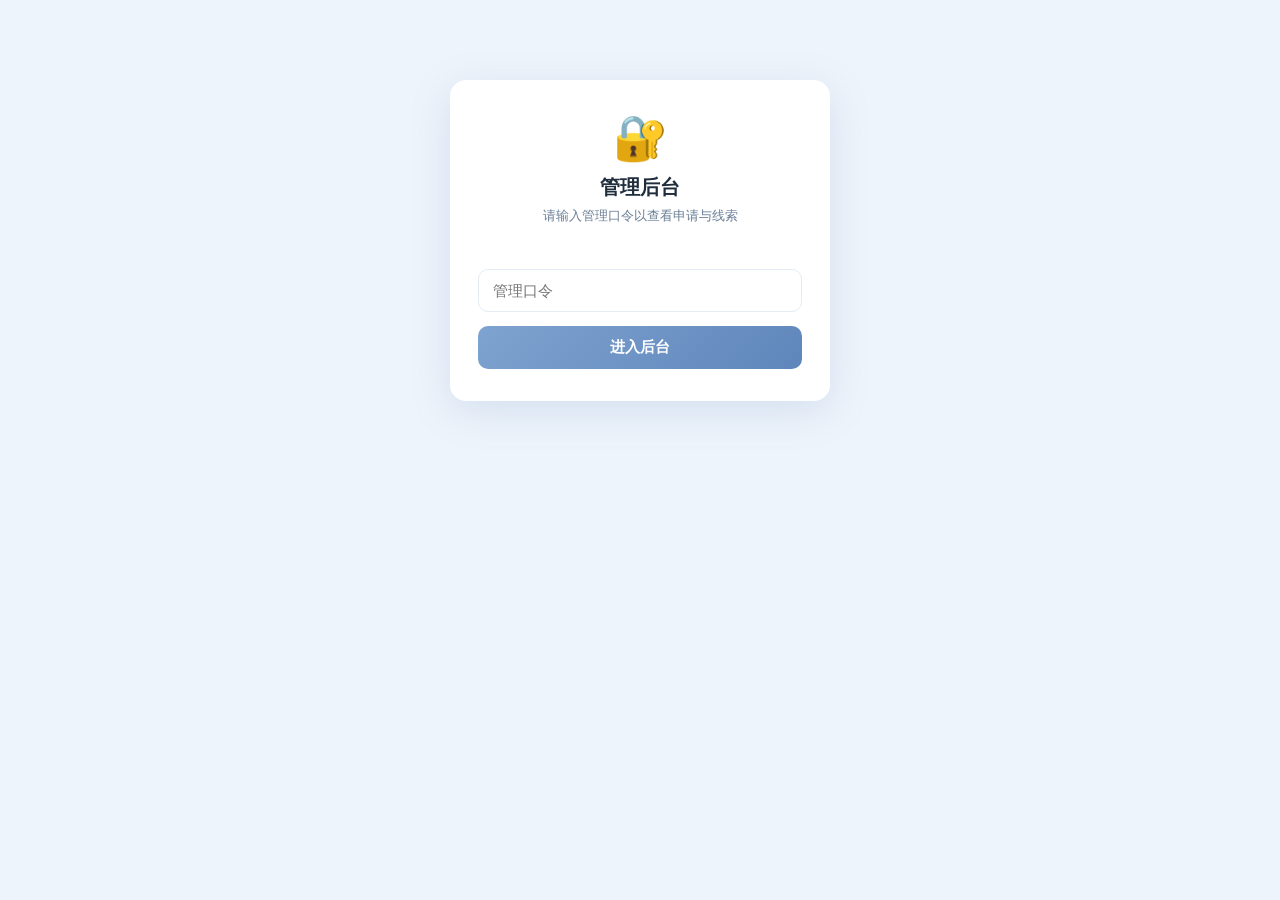
<file: frontend/admin.html>
<!DOCTYPE html>
<html lang="zh-CN">
<head>
  <meta charset="UTF-8" />
  <meta name="viewport" content="width=device-width, initial-scale=1.0" />
  <meta name="robots" content="noindex, nofollow" />
  <title>管理后台 · 小微贷管家</title>
  <style>
    :root { --blue:#8cacd2; --blue-d:#5f86bb; --ink:#1f2d3d; --muted:#6b7f96; --line:#e4ecf5; --bg:#eef4fb; }
    * { box-sizing: border-box; }
    body { margin:0; font-family:-apple-system,BlinkMacSystemFont,"Segoe UI","PingFang SC","Microsoft YaHei",sans-serif; background:var(--bg); color:var(--ink); }
    header { background:linear-gradient(135deg,#7ea3d0,#5f86bb); color:#fff; padding:16px 22px; display:flex; align-items:center; justify-content:space-between; box-shadow:0 2px 12px rgba(0,0,0,.1); }
    header h1 { font-size:18px; margin:0; font-weight:700; }
    header .sub { font-size:12px; opacity:.85; margin-top:2px; }
    #logout { background:rgba(255,255,255,.2); color:#fff; border:1px solid rgba(255,255,255,.4); border-radius:8px; padding:6px 14px; cursor:pointer; font-size:13px; }
    #logout:hover { background:rgba(255,255,255,.32); }
    .wrap { max-width:1080px; margin:0 auto; padding:20px 16px 60px; }

    /* 登录 */
    .login-card { max-width:380px; margin:80px auto; background:#fff; border-radius:16px; padding:32px 28px; box-shadow:0 10px 40px rgba(95,134,187,.18); text-align:center; }
    .login-card .logo { font-size:44px; }
    .login-card h2 { margin:10px 0 6px; font-size:20px; }
    .login-card p { color:var(--muted); font-size:13px; margin:0 0 20px; }
    .login-card input { width:100%; padding:12px 14px; border:1.5px solid var(--line); border-radius:10px; font-size:15px; margin-bottom:14px; }
    .login-card input:focus { outline:none; border-color:var(--blue); }
    .btn { background:linear-gradient(135deg,#7ea3d0,#5f86bb); color:#fff; border:none; border-radius:10px; padding:12px 18px; font-size:15px; font-weight:600; cursor:pointer; width:100%; }
    .btn:hover { filter:brightness(1.05); }
    .err { color:#d64545; font-size:13px; min-height:18px; margin-bottom:6px; }

    /* 统计卡 */
    .stats { display:grid; grid-template-columns:repeat(auto-fit,minmax(150px,1fr)); gap:14px; margin-bottom:22px; }
    .stat { background:#fff; border-radius:14px; padding:18px; box-shadow:0 4px 16px rgba(0,0,0,.05); border:1px solid var(--line); }
    .stat .n { font-size:30px; font-weight:800; color:var(--blue-d); }
    .stat .l { font-size:13px; color:var(--muted); margin-top:4px; }

    .card { background:#fff; border-radius:14px; padding:20px; box-shadow:0 4px 16px rgba(0,0,0,.05); border:1px solid var(--line); margin-bottom:22px; }
    .card-head { display:flex; align-items:center; justify-content:space-between; margin-bottom:14px; flex-wrap:wrap; gap:10px; }
    .card-head h3 { margin:0; font-size:16px; }
    .card-head .tools { display:flex; gap:8px; }
    .mini { font-size:13px; border:1px solid var(--blue); color:var(--blue-d); background:#fff; border-radius:8px; padding:6px 12px; cursor:pointer; text-decoration:none; }
    .mini:hover { background:#eef4fb; }
    table { width:100%; border-collapse:collapse; font-size:13px; }
    th,td { text-align:left; padding:10px 8px; border-bottom:1px solid var(--line); white-space:nowrap; }
    th { color:var(--muted); font-weight:600; background:#f7fafd; position:sticky; top:0; }
    td.wrap-cell { white-space:normal; max-width:220px; }
    .table-scroll { overflow-x:auto; max-height:460px; overflow-y:auto; border-radius:10px; border:1px solid var(--line); }
    .tag { display:inline-block; padding:2px 9px; border-radius:20px; font-size:12px; font-weight:600; }
    .t-green { background:#dcfce7; color:#15803d; } .t-blue { background:#e0edfb; color:#3b6fb0; }
    .t-amber { background:#fef9c3; color:#a16207; } .t-red { background:#fee2e2; color:#b91c1c; } .t-gray { background:#eef2f7; color:#64748b; }
    .empty { text-align:center; color:var(--muted); padding:30px; }
    .refresh-bar { display:flex; align-items:center; gap:12px; margin-bottom:16px; font-size:13px; color:var(--muted); }
    a.phone { color:var(--blue-d); text-decoration:none; }
    /* 数据分析 */
    .funnel { display:flex; flex-direction:column; gap:8px; }
    .fn-row { display:flex; align-items:center; gap:12px; }
    .fn-label { width:88px; font-size:13px; color:var(--ink); flex-shrink:0; }
    .fn-bar-wrap { flex:1; background:#eef4fb; border-radius:8px; overflow:hidden; height:30px; position:relative; }
    .fn-bar { height:100%; background:linear-gradient(90deg,#7ea3d0,#5f86bb); display:flex; align-items:center; padding-left:10px; color:#fff; font-size:13px; font-weight:700; min-width:2px; transition:width .5s; }
    .fn-drop { width:70px; font-size:12px; color:var(--muted); text-align:right; flex-shrink:0; }
    .fn-drop b { color:#d9822b; }
    .feat-grid { display:grid; grid-template-columns:repeat(auto-fill,minmax(220px,1fr)); gap:10px; }
    .feat { display:flex; align-items:center; gap:10px; }
    .feat-name { width:96px; font-size:12.5px; flex-shrink:0; }
    .feat-bar-wrap { flex:1; background:#f1f5fa; border-radius:6px; overflow:hidden; height:14px; }
    .feat-bar { height:100%; background:linear-gradient(90deg,#9ac0a0,#6fae8e); }
    .feat-n { width:34px; text-align:right; font-size:12px; font-weight:700; color:var(--blue-d); }
    .insight { background:#fff8ec; border:1px solid #f6d9a8; border-radius:10px; padding:12px 14px; font-size:13.5px; color:#7a5a1e; line-height:1.7; margin-top:14px; }
    /* 每日趋势柱状图 */
    .trend { display:flex; align-items:flex-end; gap:8px; height:180px; padding:10px 4px 0; overflow-x:auto; }
    .trend-col { display:flex; flex-direction:column; align-items:center; gap:4px; min-width:34px; flex-shrink:0; }
    .trend-bars { display:flex; align-items:flex-end; gap:3px; height:140px; }
    .trend-bar { width:11px; border-radius:3px 3px 0 0; transition:height .5s; }
    .tb-visit { background:linear-gradient(180deg,#7ea3d0,#5f86bb); }
    .tb-submit { background:linear-gradient(180deg,#9ac0a0,#6fae8e); }
    .trend-date { font-size:10px; color:var(--muted); white-space:nowrap; }
    .trend-legend { display:flex; gap:16px; font-size:12px; color:var(--muted); margin-bottom:6px; }
    .trend-legend i { display:inline-block; width:12px; height:12px; border-radius:3px; vertical-align:-1px; margin-right:5px; }
    @media (max-width:600px){ .stat .n{font-size:24px;} }
    /* 第四批:运营中台 */
    .hint { font-size:12.5px; color:var(--muted); margin:0 0 12px; line-height:1.6; }
    .mini.primary { background:var(--blue); color:#fff; }
    .mini.primary:hover { background:var(--blue-d); }
    .tools { display:flex; gap:8px; }
    .churn { border-radius:10px; padding:10px 14px; font-size:13px; margin-top:10px; font-weight:500; }
    .churn-warn { background:#fef9c3; color:#a16207; border:1px solid #f5e08a; }
    .churn-high { background:#fee2e2; color:#b91c1c; border:1px solid #f6b0b0; }
    .risk-grid { display:grid; grid-template-columns:repeat(auto-fill,minmax(160px,1fr)); gap:10px; margin-bottom:12px; }
    .risk-title { grid-column:1/-1; font-size:13px; font-weight:700; color:var(--ink); margin-top:4px; }
    .risk-item { display:flex; align-items:center; justify-content:space-between; gap:8px; font-size:13px; background:#f7fafd; border:1px solid var(--line); border-radius:8px; padding:6px 10px; }
    .risk-item input { width:56px; padding:4px 6px; border:1px solid var(--line); border-radius:6px; text-align:right; font-size:13px; }
    .save-msg { font-size:13px; color:#15803d; margin-top:10px; min-height:18px; font-weight:600; }
    .cell-in { width:74px; padding:4px 6px; border:1px solid var(--line); border-radius:6px; font-size:12.5px; }
    select.cell-in { width:auto; }
    .export-btns { display:flex; gap:12px; flex-wrap:wrap; }
    .pol-form { display:grid; grid-template-columns:repeat(auto-fill,minmax(180px,1fr)); gap:10px; margin-bottom:14px; padding:14px; background:#f7fafd; border-radius:10px; }
    .pol-form input { padding:7px 10px; border:1px solid var(--line); border-radius:8px; font-size:13px; }
    .ticket-kpi { display:grid; grid-template-columns:repeat(auto-fit,minmax(110px,1fr)); gap:10px; margin-bottom:14px; }
    .kpi { background:#f7fafd; border:1px solid var(--line); border-radius:10px; padding:12px; text-align:center; }
    .kpi-n { font-size:22px; font-weight:800; color:var(--blue-d); }
    .kpi-l { font-size:12px; color:var(--muted); margin-top:2px; }
    .perf-title { font-size:13px; font-weight:700; margin:8px 0; color:var(--ink); }
    .perf-table { font-size:12.5px; }
    .assign-row { display:flex; gap:20px; flex-wrap:wrap; align-items:center; font-size:13px; }
    .assign-row label { display:flex; flex-direction:column; gap:5px; color:var(--muted); }
    .sop-box { background:#f7fafd; border:1px solid var(--line); border-radius:10px; padding:12px 14px; font-size:12.5px; line-height:1.7; }
    .sop-line { margin-bottom:6px; color:var(--ink); }
    .sop-line b { color:var(--blue-d); }
    .sop-cadence { color:#d9822b; margin-left:6px; }
  </style>
</head>
<body>
  <!-- 登录视图 -->
  <div id="login-view">
    <div class="login-card">
      <div class="logo">🔐</div>
      <h2>管理后台</h2>
      <p>请输入管理口令以查看申请与线索</p>
      <div class="err" id="login-err"></div>
      <input type="password" id="token-input" placeholder="管理口令" autocomplete="current-password" />
      <button class="btn" id="login-btn">进入后台</button>
    </div>
  </div>

  <!-- 后台视图 -->
  <div id="admin-view" style="display:none;">
    <header>
      <div>
        <h1>🏦 小微贷管家 · 管理后台</h1>
        <div class="sub">申请记录 · 客户线索 · 数据资产</div>
      </div>
      <button id="logout">退出</button>
    </header>
    <div class="wrap">
      <div class="refresh-bar">
        <button class="mini" id="refresh-btn">🔄 刷新</button>
        <span id="updated-at"></span>
      </div>

      <div class="stats" id="stats"></div>

      <div class="card">
        <div class="card-head">
          <h3>📈 转化漏斗 · 用户从访问到留资的每一步</h3>
          <div class="tools">
            <button class="mini" id="seed-demo" title="生成演示数据,方便答辩展示">✨ 生成演示数据</button>
            <button class="mini" id="clear-demo" title="清除所有演示数据">🧹 清除演示</button>
          </div>
        </div>
        <div class="funnel" id="funnel"></div>
        <div class="insight" id="funnel-insight"></div>
        <div id="churn-alerts"></div>
      </div>

      <div class="card">
        <div class="card-head"><h3>🔧 功能使用排行 · 哪些功能真的有人用</h3></div>
        <div class="feat-grid" id="feature-usage"></div>
      </div>

      <div class="card">
        <div class="card-head"><h3>📅 每日趋势 · 访问与提交测算</h3></div>
        <div id="trend-chart"></div>
      </div>

      <div class="card">
        <div class="card-head">
          <h3>📁 申请记录</h3>
          <div class="tools">
            <a class="mini" id="export-apps" href="#" target="_blank">导出汇总 PDF</a>
          </div>
        </div>
        <div class="table-scroll"><table id="apps-table"></table></div>
      </div>

      <div class="card">
        <div class="card-head"><h3>📞 客户线索 / 预约(含手机号)</h3></div>
        <div class="table-scroll"><table id="leads-table"></table></div>
      </div>

      <div class="card">
        <div class="card-head"><h3>🏭 行业分布</h3></div>
        <div id="industries"></div>
      </div>

      <div class="card">
        <div class="card-head">
          <h3>🎯 工单 / 客户经理管理</h3>
          <div class="tools">
            <button class="mini" id="seed-leads" title="生成演示工单,便于答辩展示">✨ 演示工单</button>
            <button class="mini" id="clear-leads" title="清除演示工单">🧹 清除</button>
          </div>
        </div>
        <div id="ticket-stats" class="ticket-kpi"></div>
        <div id="manager-perf"></div>
        <div class="card-head" style="margin-top:14px;"><h3 style="font-size:14px;">👔 客户分配规则</h3>
          <button class="mini primary" id="assign-save">💾 保存规则</button></div>
        <div id="assign-rule"></div>
        <div class="table-scroll" style="margin-top:12px;"><table id="tickets-table"></table></div>
      </div>

      <div class="card">
        <div class="card-head">
          <h3>⚖️ 风控规则配置 · 无需改代码即时生效</h3>
          <div class="tools">
            <button class="mini" id="risk-reset">↩︎ 恢复默认</button>
            <button class="mini primary" id="risk-save">💾 保存生效</button>
          </div>
        </div>
        <p class="hint">调整各维度权重(总分自动归一到 100)、等级门槛。改完点「保存生效」,前台测算立即按新规则打分。</p>
        <div id="risk-dims" class="risk-grid"></div>
        <div id="risk-grades" class="risk-grid"></div>
        <div id="risk-msg" class="save-msg"></div>
      </div>

      <div class="card">
        <div class="card-head"><h3>🏦 产品库管理 · 利率 / 准入 / 启停</h3></div>
        <div class="table-scroll"><table id="products-table"></table></div>
        <div id="product-msg" class="save-msg"></div>
      </div>

      <div class="card">
        <div class="card-head">
          <h3>🎁 政策库管理 · 批量维护贴息补贴</h3>
          <button class="mini primary" id="policy-add-btn">＋ 新增政策</button>
        </div>
        <div id="policy-form" style="display:none;"></div>
        <div class="table-scroll"><table id="policies-table"></table></div>
      </div>

      <div class="card">
        <div class="card-head">
          <h3>📤 数据导出 · 全量报表(CSV)</h3>
        </div>
        <div class="export-btns">
          <a class="mini" id="exp-apps" target="_blank">导出全量申请记录</a>
          <a class="mini" id="exp-leads" target="_blank">导出全量客户线索</a>
          <a class="mini" id="exp-audit" target="_blank">导出审计日志</a>
        </div>
      </div>

      <div class="card">
        <div class="card-head"><h3>📰 资讯专栏管理 · 文章上下架</h3></div>
        <div id="art-form" style="margin-bottom:12px;display:grid;gap:8px;max-width:640px">
          <input id="art-title" placeholder="文章标题" />
          <input id="art-cat" placeholder="分类(如:融资科普 / 贴息政策 / 避坑指南 / 行业干货)" />
          <input id="art-summary" placeholder="一句话摘要" />
          <textarea id="art-body" rows="5" placeholder="正文(每段一行;可用「小标题::段落」格式,或直接换行分段)"></textarea>
          <button class="mini" id="art-add">➕ 发布文章</button>
        </div>
        <div class="table-scroll"><table id="art-table"></table></div>
      </div>

      <div class="card">
        <div class="card-head"><h3>🛡️ 审计日志 · 操作留痕(金融审计留存 ≥5 年)</h3></div>
        <div class="table-scroll"><table id="audit-table"></table></div>
      </div>
    </div>
  </div>

  <script>
    const TOKEN_KEY = "admin_token";
    let token = localStorage.getItem(TOKEN_KEY) || "";

    function esc(s){ return String(s==null?"":s).replace(/[&<>"']/g,c=>({"&":"&amp;","<":"&lt;",">":"&gt;",'"':"&quot;","'":"&#39;"}[c])); }
    function statusTag(s){
      const m={"已放款":"t-green","已通过":"t-green","审核中":"t-amber","已提交":"t-blue","待提交":"t-gray","待回访":"t-amber","已拒绝":"t-red"};
      return `<span class="tag ${m[s]||"t-gray"}">${esc(s)}</span>`;
    }

    async function api(path){
      const r = await fetch(path, { headers: { "X-Admin-Token": token } });
      if (r.status === 401) throw new Error("401");
      return r.json();
    }

    async function load(){
      const err = document.getElementById("login-err");
      try {
        const d = await api("/api/admin/overview");
        renderAll(d);
        showAdmin();
        try { renderAnalytics(await api("/api/admin/analytics?days=30")); } catch(_) {}
        try { await loadOps(); } catch(_) {}
      } catch(e){
        if (e.message === "401"){ err.textContent = "口令错误,请重试"; localStorage.removeItem(TOKEN_KEY); token=""; showLogin(); }
        else { err.textContent = "加载失败,请稍后重试"; }
      }
    }

    function renderAnalytics(a){
      const t = a.totals || {};
      // 转化漏斗
      const steps = a.funnel || [];
      const top = steps.length ? (steps[0].count || 1) : 1;
      document.getElementById("funnel").innerHTML = steps.map((s, i) => {
        const w = Math.max(2, Math.round((s.count/ (top||1)) * 100));
        const drop = i === 0 ? "" : `转化 <b>${s.pct_of_prev}%</b>`;
        return `<div class="fn-row">
          <span class="fn-label">${esc(s.label)}</span>
          <span class="fn-bar-wrap"><span class="fn-bar" style="width:${w}%">${s.count}</span></span>
          <span class="fn-drop">${drop}</span>
        </div>`;
      }).join("") || `<div class="empty">暂无数据,去前台走一遍流程就会有埋点</div>`;

      // 漏斗洞察:自动找出流失最严重的一环
      let worst = null;
      for (let i = 1; i < steps.length; i++){
        if (steps[i-1].count > 0 && (worst === null || steps[i].pct_of_prev < worst.pct)){
          worst = { from: steps[i-1].label, to: steps[i].label, pct: steps[i].pct_of_prev };
        }
      }
      const ins = document.getElementById("funnel-insight");
      if (worst && steps[0].count > 0){
        ins.style.display = "";
        ins.innerHTML = `💡 <b>数据洞察:</b>从「${esc(worst.from)}」到「${esc(worst.to)}」只剩 ${worst.pct}%,是当前流失最严重的一环——这里最值得做优化实验。`
          + `　整体表单转化率 <b>${t.form_conversion||0}%</b>,留资转化率 <b>${t.lead_conversion||0}%</b>(共 ${t.sessions||0} 个访客)。`;
      } else { ins.style.display = "none"; }

      // 流失预警:单步流失 >40% 自动告警
      const alerts = a.churn_alerts || [];
      const ca = document.getElementById("churn-alerts");
      ca.innerHTML = alerts.length ? alerts.map(al =>
        `<div class="churn ${al.level==='high'?'churn-high':'churn-warn'}">⚠️ 流失预警:「${esc(al.from)}」→「${esc(al.to)}」单步流失 <b>${al.drop}%</b>${al.level==='high'?'(严重,优先优化)':'(需关注)'}</div>`
      ).join("") : "";
      const feats = a.feature_usage || [];
      const fmax = Math.max(1, ...feats.map(f=>f.count));
      document.getElementById("feature-usage").innerHTML = feats.length ? feats.map(f=>`
        <div class="feat">
          <span class="feat-name">${esc(f.label)}</span>
          <span class="feat-bar-wrap"><span class="feat-bar" style="width:${Math.round(f.count/fmax*100)}%"></span></span>
          <span class="feat-n">${f.count}</span>
        </div>`).join("") : `<div class="empty">暂无功能使用数据</div>`;

      // 每日趋势
      const daily = a.daily || [];
      const dmax = Math.max(1, ...daily.map(d=>Math.max(d.page_view||0, (d.recommend_submit||0)+(d.personal_submit||0))));
      const trendEl = document.getElementById("trend-chart");
      if (daily.length){
        const legend = `<div class="trend-legend"><span><i class="tb-visit" style="background:#5f86bb"></i>访问</span><span><i class="tb-submit" style="background:#6fae8e"></i>提交测算</span></div>`;
        const cols = daily.map(d=>{
          const v = d.page_view||0, s=(d.recommend_submit||0)+(d.personal_submit||0);
          const vh = Math.round(v/dmax*140), sh = Math.round(s/dmax*140);
          return `<div class="trend-col">
            <div class="trend-bars">
              <span class="trend-bar tb-visit" style="height:${vh}px" title="访问 ${v}"></span>
              <span class="trend-bar tb-submit" style="height:${sh}px" title="提交 ${s}"></span>
            </div>
            <span class="trend-date">${esc((d.date||"").slice(5))}</span>
          </div>`;
        }).join("");
        trendEl.innerHTML = legend + `<div class="trend">${cols}</div>`;
      } else {
        trendEl.innerHTML = `<div class="empty">暂无趋势数据</div>`;
      }
    }

    function renderAll(d){
      const c = d.counts || {};
      const a = d.assets || {};
      document.getElementById("stats").innerHTML = [
        ["申请总数", c.applications||0],
        ["客户线索", c.leads||0],
        ["预约到店", c.bookings||0],
        ["通过率", (a.pass_rate||0)+"%"],
        ["累计放款(万)", a.released_amount||0],
        ["数据壁垒指数", a.moat_index||0],
      ].map(([l,n])=>`<div class="stat"><div class="n">${esc(n)}</div><div class="l">${l}</div></div>`).join("");

      // 申请表
      const apps = d.applications||[];
      document.getElementById("apps-table").innerHTML =
        `<tr><th>时间</th><th>企业</th><th>行业</th><th>需求(万)</th><th>推荐产品</th><th>评级</th><th>状态</th></tr>` +
        (apps.length ? apps.map(r=>`<tr>
          <td>${esc((r.created_at||"").slice(5,16))}</td>
          <td class="wrap-cell">${esc(r.company_name)}</td>
          <td>${esc(r.industry)}</td>
          <td>${esc(r.loan_amount)}</td>
          <td class="wrap-cell">${esc(r.best_product)}</td>
          <td><span class="tag ${({A:"t-green",B:"t-blue",C:"t-amber",D:"t-gray",E:"t-red"})[r.risk_grade]||"t-gray"}">${esc(r.risk_grade)}</span></td>
          <td>${statusTag(r.status)}</td></tr>`).join("")
          : `<tr><td colspan="7" class="empty">暂无申请记录</td></tr>`);

      // 线索表
      const leads = d.leads||[];
      document.getElementById("leads-table").innerHTML =
        `<tr><th>时间</th><th>类型</th><th>企业/联系人</th><th>手机</th><th>行业</th><th>需求(万)</th><th>意向银行</th><th>时段</th><th>状态</th></tr>` +
        (leads.length ? leads.map(r=>`<tr>
          <td>${esc((r.created_at||"").slice(5,16))}</td>
          <td>${esc(r.kind)}</td>
          <td class="wrap-cell">${esc(r.company_name)||"-"}</td>
          <td><a class="phone" href="tel:${esc(r.phone)}">${esc(r.phone)||"-"}</a></td>
          <td>${esc(r.industry)||"-"}</td>
          <td>${esc(r.loan_amount)||"-"}</td>
          <td>${esc(r.bank)||"-"}</td>
          <td>${esc(r.slot)||"-"}</td>
          <td>${statusTag(r.status)}</td></tr>`).join("")
          : `<tr><td colspan="9" class="empty">暂无线索</td></tr>`);

      // 行业分布
      const inds = a.industries||[];
      const max = Math.max(1, ...inds.map(i=>i.count));
      document.getElementById("industries").innerHTML = inds.length ? inds.map(i=>`
        <div style="display:flex;align-items:center;gap:10px;margin-bottom:8px;font-size:13px;">
          <span style="width:70px;">${esc(i.name)}</span>
          <span style="flex:1;background:#eef4fb;border-radius:6px;overflow:hidden;height:16px;">
            <span style="display:block;height:100%;width:${Math.round(i.count/max*100)}%;background:linear-gradient(90deg,#7ea3d0,#5f86bb);"></span>
          </span>
          <b style="width:30px;text-align:right;">${i.count}</b>
        </div>`).join("") : `<div class="empty">暂无数据</div>`;

      document.getElementById("export-apps").href = "/api/applications-summary/pdf";
      document.getElementById("updated-at").textContent = "更新于 " + new Date().toLocaleString("zh-CN");
    }

    // ---------------- 第四批:后台运营中台 ----------------
    async function apiPost(path, body, method){
      const r = await fetch(path, {
        method: method || "POST",
        headers: { "X-Admin-Token": token, "Content-Type": "application/json" },
        body: body ? JSON.stringify(body) : undefined,
      });
      if (r.status === 401) throw new Error("401");
      return r.json();
    }

    let RISK_CFG = null;
    const DIM_NAMES = {credit:"征信状况",revenue:"营收规模",years:"经营年限",tax:"纳税信用",collateral:"抵押物",orders:"订单/流水",debt:"负债杠杆",industry:"行业风险"};

    async function loadOps(){
      const rc = await api("/api/admin/risk-config"); RISK_CFG = rc.config; renderRiskConfig();
      renderProducts((await api("/api/admin/products")).products);
      renderPolicies(await api("/api/admin/policies"));
      renderTickets(await api("/api/admin/tickets"));
      renderAssignRule(await api("/api/admin/assign-rule"));
      renderAudit((await api("/api/admin/audit-logs?limit=200")).logs);
      renderArticles((await api("/api/admin/articles")).articles);
      document.getElementById("exp-apps").href = "/api/admin/export/applications?token=" + encodeURIComponent(token);
      document.getElementById("exp-leads").href = "/api/admin/export/leads?token=" + encodeURIComponent(token);
      document.getElementById("exp-audit").href = "/api/admin/export/audit?token=" + encodeURIComponent(token);
    }

    function renderRiskConfig(){
      const dm = RISK_CFG.dim_max, total = Object.values(dm).reduce((a,b)=>a+b,0);
      document.getElementById("risk-dims").innerHTML =
        `<div class="risk-title">各维度权重(当前合计 ${total},保存后自动归一到 100)</div>` +
        Object.keys(DIM_NAMES).map(k=>`
          <label class="risk-item"><span>${DIM_NAMES[k]}</span>
            <input type="number" min="0" max="60" data-dim="${k}" value="${dm[k]}"></label>`).join("");
      const gt = RISK_CFG.grade_thresholds;
      document.getElementById("risk-grades").innerHTML =
        `<div class="risk-title">等级门槛(分数下限)</div>` +
        ["A","B","C","D"].map(g=>`
          <label class="risk-item"><span>${g} 级 ≥</span>
            <input type="number" min="0" max="100" data-grade="${g}" value="${gt[g]}"></label>`).join("");
    }

    document.getElementById("risk-save").addEventListener("click", async ()=>{
      const dim_max={}, gt={};
      document.querySelectorAll("#risk-dims input[data-dim]").forEach(i=>dim_max[i.dataset.dim]=parseInt(i.value)||0);
      document.querySelectorAll("#risk-grades input[data-grade]").forEach(i=>gt[i.dataset.grade]=parseInt(i.value)||0);
      const res = await apiPost("/api/admin/risk-config", {dim_max, grade_thresholds:gt});
      RISK_CFG = res.config; renderRiskConfig();
      const m=document.getElementById("risk-msg"); m.textContent="✅ 已保存,前台测算立即生效"; setTimeout(()=>m.textContent="",3000);
    });
    document.getElementById("risk-reset").addEventListener("click", async ()=>{
      const res = await apiPost("/api/admin/risk-config/reset"); RISK_CFG=res.config; renderRiskConfig();
      const m=document.getElementById("risk-msg"); m.textContent="↩︎ 已恢复默认"; setTimeout(()=>m.textContent="",3000);
    });

    function renderProducts(list){
      document.getElementById("products-table").innerHTML =
        `<tr><th>产品</th><th>机构</th><th>年利率下限%</th><th>年利率上限%</th><th>最低年限</th><th>最低营收(万)</th><th>状态</th><th>操作</th></tr>` +
        list.map(p=>`<tr data-pid="${p.id}">
          <td class="wrap-cell">${esc(p.name)}</td>
          <td>${esc(p.provider_type)}</td>
          <td><input class="cell-in" data-f="annual_rate_min" type="number" step="0.1" value="${p.annual_rate_min}"></td>
          <td><input class="cell-in" data-f="annual_rate_max" type="number" step="0.1" value="${p.annual_rate_max}"></td>
          <td><input class="cell-in" data-f="min_years" type="number" step="0.5" value="${p.min_years_eff}"></td>
          <td><input class="cell-in" data-f="min_annual_revenue" type="number" value="${p.min_revenue_eff}"></td>
          <td><span class="tag ${p.enabled?"t-green":"t-red"}">${p.enabled?"启用":"停用"}</span></td>
          <td>
            <button class="mini prod-save">保存</button>
            <button class="mini prod-toggle">${p.enabled?"停用":"启用"}</button>
          </td></tr>`).join("");
      document.querySelectorAll(".prod-save").forEach(b=>b.addEventListener("click", ()=>saveProduct(b, true)));
      document.querySelectorAll(".prod-toggle").forEach(b=>b.addEventListener("click", ()=>saveProduct(b, false)));
    }

    async function saveProduct(btn, isSave){
      const tr = btn.closest("tr"), pid = tr.dataset.pid, body = {};
      if (isSave){
        tr.querySelectorAll("input[data-f]").forEach(i=>body[i.dataset.f]=parseFloat(i.value));
      } else {
        body.enabled = tr.querySelector(".tag").textContent === "停用";
      }
      await apiPost("/api/admin/products/"+pid, body);
      renderProducts((await api("/api/admin/products")).products);
      const m=document.getElementById("product-msg"); m.textContent="✅ 产品已更新,推荐引擎即时生效"; setTimeout(()=>m.textContent="",3000);
    }

    function renderPolicies(d){
      const rows = [...(d.builtin||[]).map(p=>({...p, _builtin:true})), ...(d.extra||[])];
      document.getElementById("policies-table").innerHTML =
        `<tr><th>名称</th><th>类别</th><th>主管部门</th><th>补贴力度</th><th>地区</th><th>来源</th><th>操作</th></tr>` +
        rows.map(p=>`<tr>
          <td class="wrap-cell">${esc(p.name)}</td><td>${esc(p.category)}</td>
          <td>${esc(p.authority||"-")}</td><td class="wrap-cell">${esc(p.benefit||"-")}</td>
          <td>${esc(p.region||"-")}</td>
          <td>${p._builtin?'<span class="tag t-gray">内置</span>':'<span class="tag t-blue">自定义</span>'}</td>
          <td>${p._builtin?"-":`<button class="mini pol-del" data-id="${p.id}">删除</button>`}</td>
        </tr>`).join("");
      document.querySelectorAll(".pol-del").forEach(b=>b.addEventListener("click", async ()=>{
        if(!confirm("确认删除该自定义政策?")) return;
        await apiPost("/api/admin/policies/"+b.dataset.id, null, "DELETE");
        renderPolicies(await api("/api/admin/policies"));
      }));
    }

    document.getElementById("policy-add-btn").addEventListener("click", ()=>{
      const f = document.getElementById("policy-form");
      if (f.style.display==="none"){
        f.style.display="";
        f.innerHTML = `<div class="pol-form">
          <input id="pf-name" placeholder="政策名称(必填)">
          <input id="pf-cat" placeholder="类别,如 贴息/稳岗">
          <input id="pf-auth" placeholder="主管部门">
          <input id="pf-benefit" placeholder="补贴力度描述">
          <input id="pf-region" placeholder="适用地区,如 全国通用">
          <input id="pf-window" placeholder="申报窗口">
          <button class="mini primary" id="pf-submit">提交</button>
        </div>`;
        document.getElementById("pf-submit").addEventListener("click", async ()=>{
          const body = {
            name: document.getElementById("pf-name").value.trim(),
            category: document.getElementById("pf-cat").value.trim(),
            authority: document.getElementById("pf-auth").value.trim(),
            benefit: document.getElementById("pf-benefit").value.trim(),
            region: document.getElementById("pf-region").value.trim(),
            apply_window: document.getElementById("pf-window").value.trim(),
          };
          if(!body.name){ alert("政策名称必填"); return; }
          const res = await apiPost("/api/admin/policies", body);
          if(!res.ok){ alert(res.detail||"新增失败"); return; }
          f.style.display="none"; f.innerHTML="";
          renderPolicies(await api("/api/admin/policies"));
        });
      } else { f.style.display="none"; f.innerHTML=""; }
    });

    const MANAGERS = ["李经理","王经理","张经理","刘经理"];
    const TICKET_STATUS = ["待回访","已联系","材料待补充","银行审核中","已放款","已拒绝"];
    function renderTickets(d){
      const s = d.stats||{};
      document.getElementById("ticket-stats").innerHTML = [
        ["总工单", s.total||0], ["成单", s.won||0], ["成单率", (s.win_rate||0)+"%"],
        ["放款额(万)", s.won_amount||0], ["预估返佣(万)", s.est_commission||0],
      ].map(([l,n])=>`<div class="kpi"><div class="kpi-n">${esc(n)}</div><div class="kpi-l">${l}</div></div>`).join("");

      const mgr = s.by_manager||[];
      document.getElementById("manager-perf").innerHTML = mgr.length ? `
        <div class="perf-title">客户经理业绩排行</div>
        <table class="perf-table"><tr><th>客户经理</th><th>负责</th><th>成单</th><th>成单率</th><th>放款额(万)</th><th>返佣(万)</th></tr>
        ${mgr.map(m=>`<tr><td>${esc(m.manager)}</td><td>${m.count}</td><td>${m.won}</td><td>${m.win_rate}%</td><td>${m.won_amount}</td><td>${m.commission}</td></tr>`).join("")}</table>` : "";

      const leads = d.leads||[];
      document.getElementById("tickets-table").innerHTML =
        `<tr><th>时间</th><th>企业/联系人</th><th>手机</th><th>需求(万)</th><th>标签/意向</th><th>客户经理</th><th>状态</th><th>跟进记录</th><th>操作</th></tr>` +
        (leads.length ? leads.map(r=>`<tr data-id="${r.id}">
          <td>${esc((r.created_at||"").slice(5,16))}</td>
          <td class="wrap-cell">${esc(r.company_name)||"-"}</td>
          <td><a class="phone" href="tel:${esc(r.phone)}">${esc(r.phone)||"-"}</a></td>
          <td>${esc(r.loan_amount)||"-"}</td>
          <td class="wrap-cell">${(r.tags?String(r.tags).split("、"):[]).map(t=>`<span class="tag t-blue">${esc(t)}</span>`).join(" ")}${r.service_tier?`<span class="tag t-green">${esc(r.service_tier)}</span>`:""}</td>
          <td><select class="cell-in tk-mgr">
            <option value="">未分配</option>
            ${MANAGERS.map(m=>`<option ${r.manager===m?"selected":""}>${m}</option>`).join("")}</select></td>
          <td><select class="cell-in tk-status">
            ${TICKET_STATUS.map(st=>`<option ${r.status===st?"selected":""}>${st}</option>`).join("")}</select></td>
          <td><input class="cell-in tk-note" value="${esc(r.follow_up||"")}" placeholder="跟进备注"></td>
          <td><button class="mini tk-save">保存</button> <button class="mini tk-sop">SOP</button></td>
        </tr><tr class="sop-row" data-sop="${r.id}" style="display:none;"><td colspan="9"></td></tr>`).join("")
        : `<tr><td colspan="9" class="empty">暂无工单</td></tr>`);
      document.querySelectorAll(".tk-save").forEach(b=>b.addEventListener("click", async ()=>{
        const tr=b.closest("tr");
        await apiPost("/api/admin/tickets/"+tr.dataset.id, {
          manager: tr.querySelector(".tk-mgr").value,
          status: tr.querySelector(".tk-status").value,
          follow_up: tr.querySelector(".tk-note").value,
        });
        renderTickets(await api("/api/admin/tickets"));
      }));
      document.querySelectorAll(".tk-sop").forEach(b=>b.addEventListener("click", async ()=>{
        const id=b.closest("tr").dataset.id;
        const row=document.querySelector(`.sop-row[data-sop="${id}"]`);
        if(row.style.display!=="none"){ row.style.display="none"; return; }
        const sop=await api("/api/admin/tickets/"+id+"/sop");
        row.querySelector("td").innerHTML = `<div class="sop-box">
          <div class="sop-line"><b>下一步:</b>${esc(sop.next_action)} <span class="sop-cadence">${esc(sop.cadence)}</span></div>
          <div class="sop-line"><b>初次话术:</b>${esc(sop.opening_script)}</div>
          <div class="sop-line"><b>建议产品:</b>${esc(sop.recommend_product)}</div>
          ${sop.focus&&sop.focus.length?`<div class="sop-line"><b>重点:</b>${sop.focus.map(f=>esc(f)).join("；")}</div>`:""}
          <div class="sop-line"><b>材料清单:</b>${(sop.materials||[]).map(m=>`<span class="tag t-gray">${esc(m)}</span>`).join(" ")}</div>
        </div>`;
        row.style.display="";
      }));
    }

    function renderAssignRule(rule){
      const modes=[["manual","手动分配"],["round_robin","轮询均分"],["by_amount","大额优先资深经理"]];
      document.getElementById("assign-rule").innerHTML = `
        <div class="assign-row">
          <label>分配模式
            <select id="assign-mode" class="cell-in" style="width:auto;">
              ${modes.map(([v,l])=>`<option value="${v}" ${rule.mode===v?"selected":""}>${l}</option>`).join("")}</select>
          </label>
          <label>参与分配的客户经理(逗号分隔)
            <input id="assign-mgrs" class="cell-in" style="width:280px;" value="${esc((rule.managers||[]).join(","))}">
          </label>
        </div>`;
    }
    document.getElementById("assign-save").addEventListener("click", async ()=>{
      const mode=document.getElementById("assign-mode").value;
      const managers=document.getElementById("assign-mgrs").value.split(",").map(s=>s.trim()).filter(Boolean);
      await apiPost("/api/admin/assign-rule", {mode, managers});
      alert("分配规则已保存");
    });
    document.getElementById("seed-leads").addEventListener("click", async ()=>{
      await apiPost("/api/admin/tickets/seed-demo");
      renderTickets(await api("/api/admin/tickets"));
    });
    document.getElementById("clear-leads").addEventListener("click", async ()=>{
      if(!confirm("确认清除全部演示工单?")) return;
      await apiPost("/api/admin/tickets/clear-demo");
      renderTickets(await api("/api/admin/tickets"));
    });

    function renderAudit(logs){
      document.getElementById("audit-table").innerHTML =
        `<tr><th>时间</th><th>操作人</th><th>操作</th><th>对象</th><th>详情</th><th>IP</th></tr>` +
        (logs.length ? logs.map(l=>`<tr>
          <td>${esc((l.created_at||"").slice(5))}</td><td>${esc(l.actor)}</td>
          <td><span class="tag t-blue">${esc(l.action)}</span></td>
          <td>${esc(l.target)||"-"}</td>
          <td class="wrap-cell">${esc((l.detail||"").slice(0,60))}</td>
          <td>${esc(l.ip)||"-"}</td></tr>`).join("")
        : `<tr><td colspan="6" class="empty">暂无操作记录</td></tr>`);
    }

    function renderArticles(list){
      const t = document.getElementById("art-table");
      t.innerHTML = `<tr><th>标题</th><th>分类</th><th>类型</th><th>更新</th><th>状态</th><th>操作</th></tr>` +
        (list && list.length ? list.map(a=>`<tr data-aid="${esc(a.id)}">
          <td class="wrap-cell">${esc(a.title)}</td>
          <td>${esc(a.category)}</td>
          <td>${a.builtin?'<span class="tag t-gray">内置</span>':'<span class="tag t-blue">自定义</span>'}</td>
          <td>${esc(a.updated)}</td>
          <td><span class="tag ${a.disabled?"t-red":"t-green"}">${a.disabled?"已下架":"已上架"}</span></td>
          <td>
            <button class="mini art-toggle" data-dis="${a.disabled?0:1}">${a.disabled?"上架":"下架"}</button>
            ${a.builtin?"":'<button class="mini art-del">删除</button>'}
          </td></tr>`).join("")
        : `<tr><td colspan="6" class="empty">暂无文章</td></tr>`);
      t.querySelectorAll(".art-toggle").forEach(b=>b.addEventListener("click", async e=>{
        const id = e.target.closest("tr").dataset.aid;
        await apiPost("/api/admin/articles/"+encodeURIComponent(id)+"/toggle", { disabled: e.target.dataset.dis==="1" });
        renderArticles((await api("/api/admin/articles")).articles);
      }));
      t.querySelectorAll(".art-del").forEach(b=>b.addEventListener("click", async e=>{
        if(!confirm("确认删除该文章?")) return;
        const id = e.target.closest("tr").dataset.aid;
        await apiPost("/api/admin/articles/"+encodeURIComponent(id), null, "DELETE");
        renderArticles((await api("/api/admin/articles")).articles);
      }));
    }
    document.getElementById("art-add").addEventListener("click", async ()=>{
      const title = document.getElementById("art-title").value.trim();
      if(!title){ alert("请填写标题"); return; }
      const body = document.getElementById("art-body").value.trim()
        .split("\n").map(l=>l.trim()).filter(Boolean)
        .map(l=>{ const i=l.indexOf("::"); return i>0?[l.slice(0,i).trim(), l.slice(i+2).trim()]:["", l]; });
      const res = await apiPost("/api/admin/articles", {
        title,
        category: document.getElementById("art-cat").value.trim(),
        summary: document.getElementById("art-summary").value.trim(),
        body: body.length?body:document.getElementById("art-body").value,
      });
      if(res && res.ok===false){ alert(res.error||"发布失败"); return; }
      ["art-title","art-cat","art-summary","art-body"].forEach(id=>document.getElementById(id).value="");
      renderArticles((await api("/api/admin/articles")).articles);
    });

    function showLogin(){ document.getElementById("login-view").style.display=""; document.getElementById("admin-view").style.display="none"; }
    function showAdmin(){ document.getElementById("login-view").style.display="none"; document.getElementById("admin-view").style.display=""; }

    document.getElementById("login-btn").addEventListener("click", ()=>{
      token = document.getElementById("token-input").value.trim();
      if(!token) return;
      localStorage.setItem(TOKEN_KEY, token);
      load();
    });
    document.getElementById("token-input").addEventListener("keydown", e=>{ if(e.key==="Enter") document.getElementById("login-btn").click(); });
    document.getElementById("logout").addEventListener("click", ()=>{ localStorage.removeItem(TOKEN_KEY); token=""; showLogin(); document.getElementById("token-input").value=""; });
    document.getElementById("refresh-btn").addEventListener("click", load);

    async function adminPost(path){
      const r = await fetch(path, { method:"POST", headers:{ "X-Admin-Token": token } });
      if (!r.ok) throw new Error("请求失败");
      return r.json();
    }
    document.getElementById("seed-demo").addEventListener("click", async (e)=>{
      const btn = e.target; const old = btn.textContent;
      btn.disabled = true; btn.textContent = "生成中...";
      try { const d = await adminPost("/api/admin/analytics/seed-demo");
        btn.textContent = `✅ 已生成 ${d.inserted} 条`;
        setTimeout(()=>{ btn.disabled=false; btn.textContent=old; }, 1800);
        renderAnalytics(await api("/api/admin/analytics?days=30"));
      } catch(_){ btn.disabled=false; btn.textContent=old; }
    });
    document.getElementById("clear-demo").addEventListener("click", async (e)=>{
      if(!confirm("确定清除所有演示数据吗?(不影响真实用户数据)")) return;
      const btn = e.target; const old = btn.textContent;
      btn.disabled = true; btn.textContent = "清除中...";
      try { await adminPost("/api/admin/analytics/clear-demo");
        btn.disabled=false; btn.textContent=old;
        renderAnalytics(await api("/api/admin/analytics?days=30"));
      } catch(_){ btn.disabled=false; btn.textContent=old; }
    });

    if(token) load(); else showLogin();
  </script>
</body>
</html>
</file>
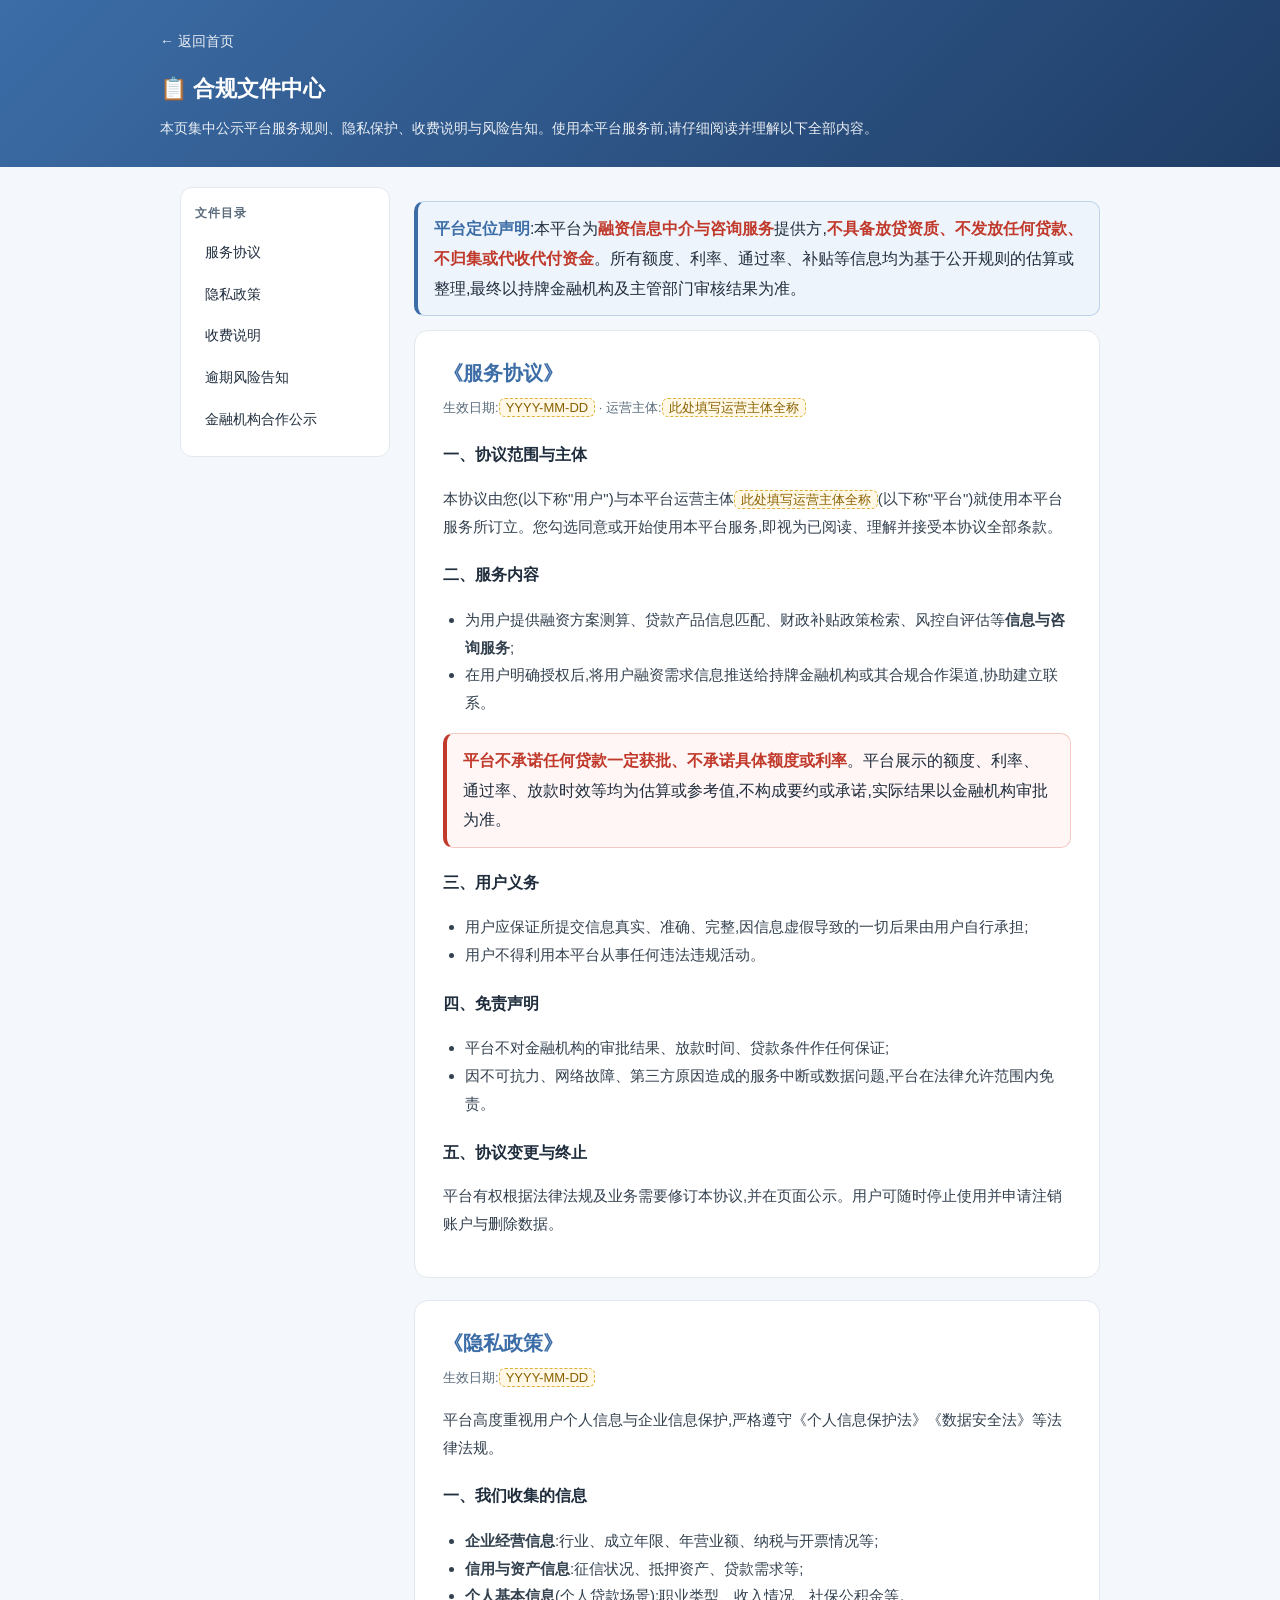
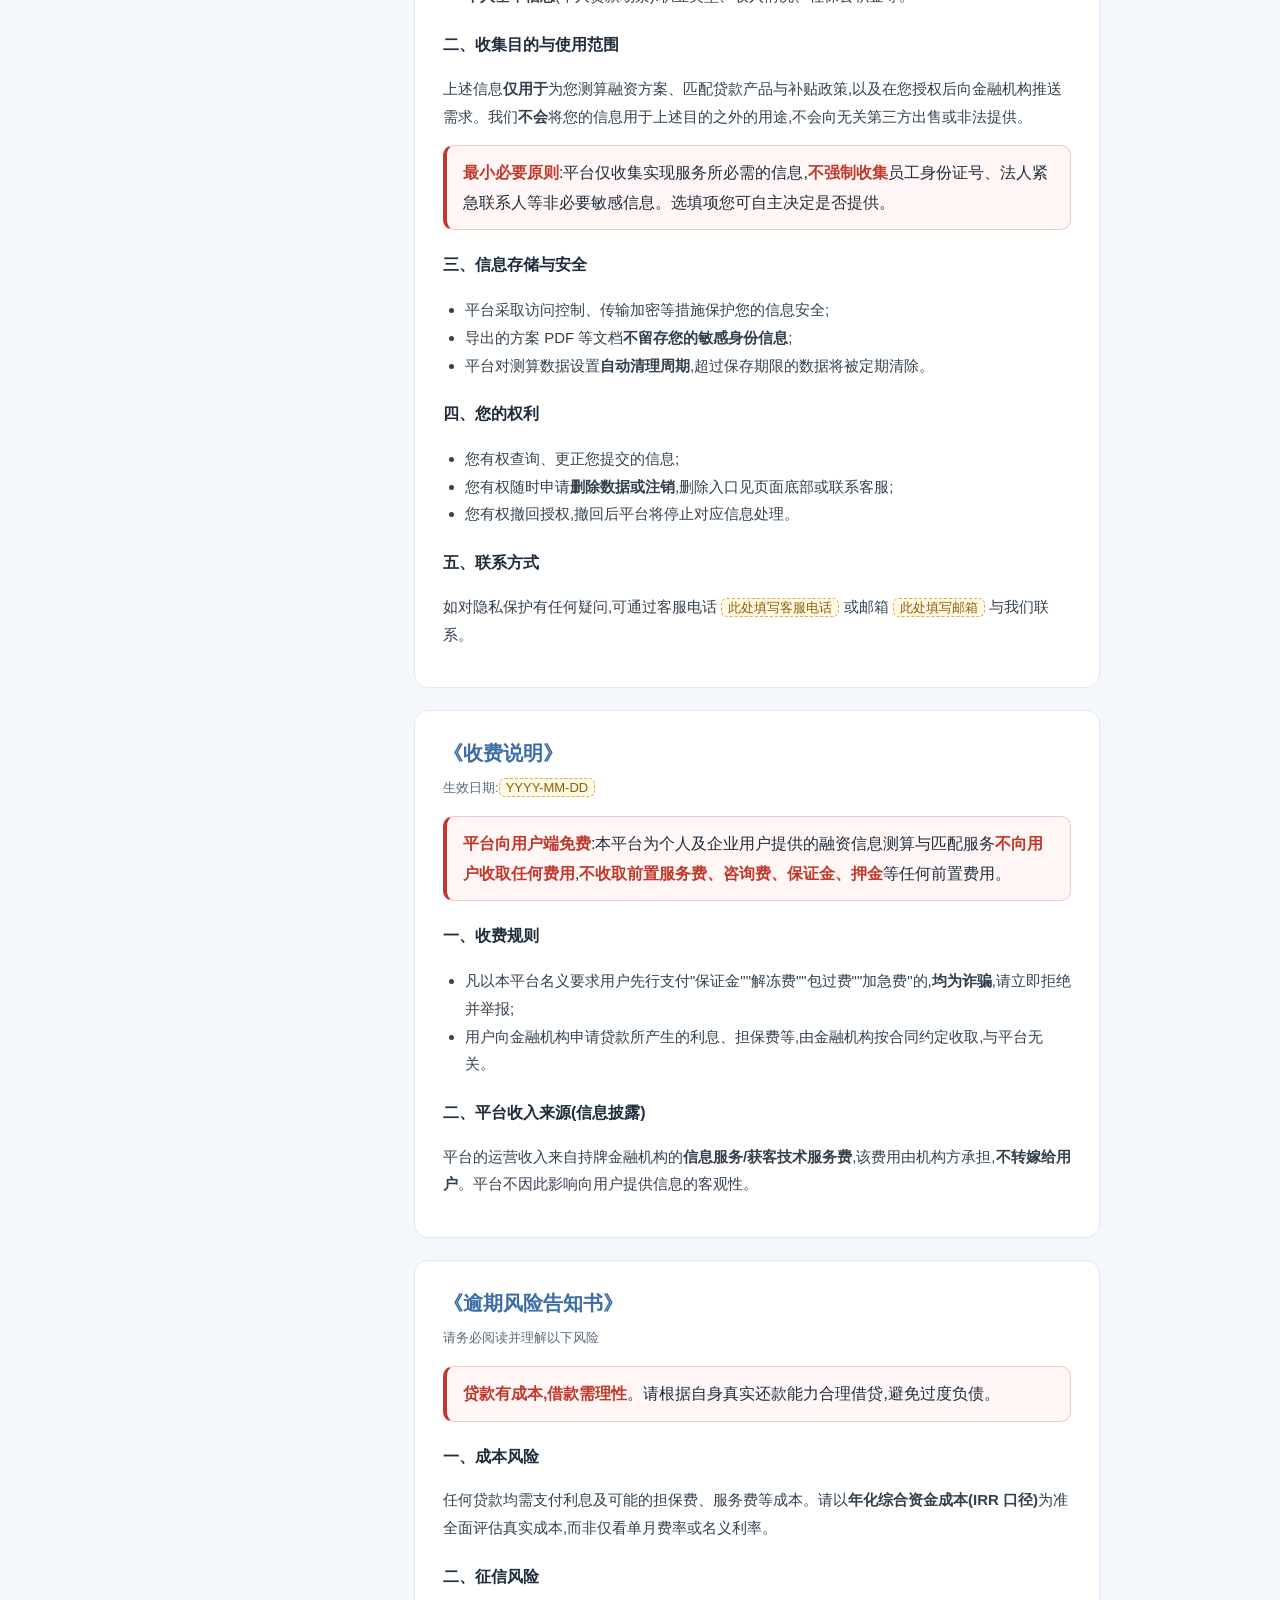
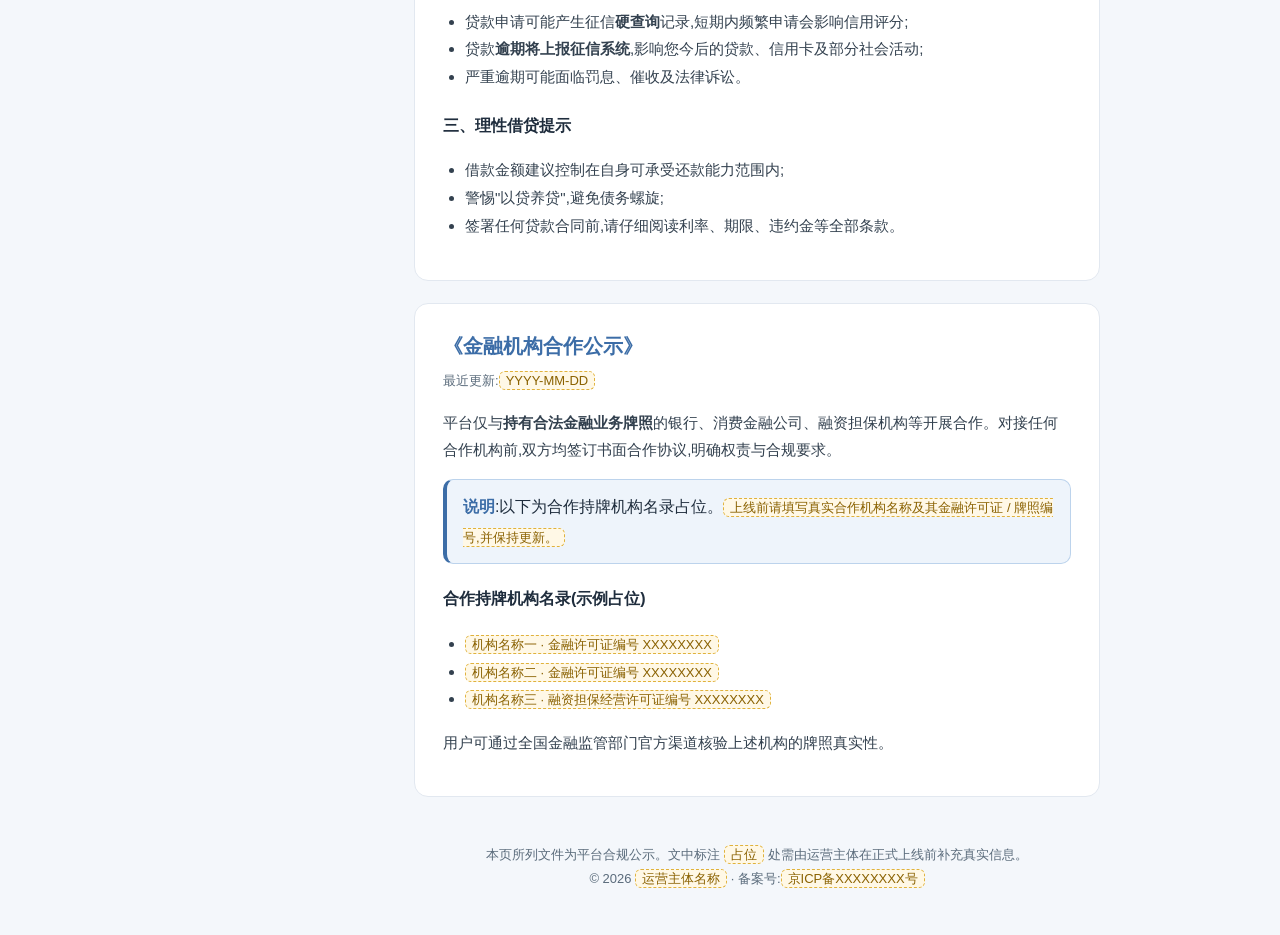
<file: frontend/legal.html>
<!DOCTYPE html>
<html lang="zh-CN">
<head>
  <meta charset="UTF-8" />
  <meta name="viewport" content="width=device-width, initial-scale=1.0, viewport-fit=cover" />
  <title>合规文件中心 · 小微贷管家</title>
  <meta name="robots" content="index,follow" />
  <style>
    :root { --brand:#3c6da7; --ink:#1f2d3d; --muted:#5a6b7b; --line:#e2e8f0; --bg:#f4f7fb; --warn:#c0392b; }
    * { box-sizing:border-box; }
    body { margin:0; font-family:-apple-system,"PingFang SC","Microsoft YaHei",Segoe UI,sans-serif; color:var(--ink); background:var(--bg); line-height:1.85; }
    header { background:linear-gradient(135deg,#3c6da7,#1f3d66); color:#fff; padding:26px 20px; }
    header .wrap { max-width:960px; margin:0 auto; }
    header h1 { margin:0 0 6px; font-size:22px; }
    header p { margin:0; opacity:.9; font-size:14px; }
    header a.back { color:#fff; text-decoration:none; font-size:14px; opacity:.9; display:inline-block; margin-bottom:14px; }
    header a.back:hover { opacity:1; text-decoration:underline; }
    .layout { max-width:960px; margin:0 auto; padding:20px; display:flex; gap:24px; align-items:flex-start; }
    nav.toc { position:sticky; top:16px; flex:0 0 210px; background:#fff; border:1px solid var(--line); border-radius:12px; padding:14px; font-size:14px; }
    nav.toc b { display:block; margin-bottom:8px; color:var(--muted); font-size:12px; letter-spacing:1px; }
    nav.toc a { display:block; padding:7px 10px; border-radius:8px; color:var(--ink); text-decoration:none; margin-bottom:2px; }
    nav.toc a:hover { background:var(--bg); }
    main { flex:1; min-width:0; }
    article { background:#fff; border:1px solid var(--line); border-radius:14px; padding:24px 28px; margin-bottom:22px; }
    article h2 { margin:0 0 4px; font-size:20px; color:var(--brand); }
    article .meta { color:var(--muted); font-size:13px; margin-bottom:16px; }
    article h3 { font-size:16px; margin:20px 0 6px; }
    article p, article li { font-size:15px; color:#33414f; }
    article ul { padding-left:22px; }
    .callout { background:#fff6f5; border:1px solid #f3c9c4; border-left:4px solid var(--warn); border-radius:10px; padding:12px 16px; margin:14px 0; }
    .callout b { color:var(--warn); }
    .placeholder { background:#fff8e6; border:1px dashed #e0b23c; border-radius:6px; padding:1px 6px; color:#8a6100; font-size:13px; }
    footer { text-align:center; color:var(--muted); font-size:13px; padding:24px; }
    @media (max-width:760px){ .layout{flex-direction:column;} nav.toc{position:static;flex:none;width:100%;} }
  </style>
</head>
<body>
  <header>
    <div class="wrap">
      <a class="back" href="/">← 返回首页</a>
      <h1>📋 合规文件中心</h1>
      <p>本页集中公示平台服务规则、隐私保护、收费说明与风险告知。使用本平台服务前,请仔细阅读并理解以下全部内容。</p>
    </div>
  </header>

  <div class="layout">
    <nav class="toc">
      <b>文件目录</b>
      <a href="#service">服务协议</a>
      <a href="#privacy">隐私政策</a>
      <a href="#fee">收费说明</a>
      <a href="#risk">逾期风险告知</a>
      <a href="#partners">金融机构合作公示</a>
    </nav>

    <main>
      <div class="callout" style="background:#eef4fb;border-color:#bcd3ec;border-left-color:var(--brand)">
        <b style="color:var(--brand)">平台定位声明</b>:本平台为<b>融资信息中介与咨询服务</b>提供方,<b>不具备放贷资质、不发放任何贷款、不归集或代收代付资金</b>。所有额度、利率、通过率、补贴等信息均为基于公开规则的估算或整理,最终以持牌金融机构及主管部门审核结果为准。
      </div>

      <article id="service">
        <h2>《服务协议》</h2>
        <div class="meta">生效日期:<span class="placeholder">YYYY-MM-DD</span> · 运营主体:<span class="placeholder">此处填写运营主体全称</span></div>
        <h3>一、协议范围与主体</h3>
        <p>本协议由您(以下称"用户")与本平台运营主体<span class="placeholder">此处填写运营主体全称</span>(以下称"平台")就使用本平台服务所订立。您勾选同意或开始使用本平台服务,即视为已阅读、理解并接受本协议全部条款。</p>
        <h3>二、服务内容</h3>
        <ul>
          <li>为用户提供融资方案测算、贷款产品信息匹配、财政补贴政策检索、风控自评估等<b>信息与咨询服务</b>;</li>
          <li>在用户明确授权后,将用户融资需求信息推送给持牌金融机构或其合规合作渠道,协助建立联系。</li>
        </ul>
        <div class="callout">
          <b>平台不承诺任何贷款一定获批、不承诺具体额度或利率</b>。平台展示的额度、利率、通过率、放款时效等均为估算或参考值,不构成要约或承诺,实际结果以金融机构审批为准。
        </div>
        <h3>三、用户义务</h3>
        <ul>
          <li>用户应保证所提交信息真实、准确、完整,因信息虚假导致的一切后果由用户自行承担;</li>
          <li>用户不得利用本平台从事任何违法违规活动。</li>
        </ul>
        <h3>四、免责声明</h3>
        <ul>
          <li>平台不对金融机构的审批结果、放款时间、贷款条件作任何保证;</li>
          <li>因不可抗力、网络故障、第三方原因造成的服务中断或数据问题,平台在法律允许范围内免责。</li>
        </ul>
        <h3>五、协议变更与终止</h3>
        <p>平台有权根据法律法规及业务需要修订本协议,并在页面公示。用户可随时停止使用并申请注销账户与删除数据。</p>
      </article>

      <article id="privacy">
        <h2>《隐私政策》</h2>
        <div class="meta">生效日期:<span class="placeholder">YYYY-MM-DD</span></div>
        <p>平台高度重视用户个人信息与企业信息保护,严格遵守《个人信息保护法》《数据安全法》等法律法规。</p>
        <h3>一、我们收集的信息</h3>
        <ul>
          <li><b>企业经营信息</b>:行业、成立年限、年营业额、纳税与开票情况等;</li>
          <li><b>信用与资产信息</b>:征信状况、抵押资产、贷款需求等;</li>
          <li><b>个人基本信息</b>(个人贷款场景):职业类型、收入情况、社保公积金等。</li>
        </ul>
        <h3>二、收集目的与使用范围</h3>
        <p>上述信息<b>仅用于</b>为您测算融资方案、匹配贷款产品与补贴政策,以及在您授权后向金融机构推送需求。我们<b>不会</b>将您的信息用于上述目的之外的用途,不会向无关第三方出售或非法提供。</p>
        <div class="callout">
          <b>最小必要原则</b>:平台仅收集实现服务所必需的信息,<b>不强制收集</b>员工身份证号、法人紧急联系人等非必要敏感信息。选填项您可自主决定是否提供。
        </div>
        <h3>三、信息存储与安全</h3>
        <ul>
          <li>平台采取访问控制、传输加密等措施保护您的信息安全;</li>
          <li>导出的方案 PDF 等文档<b>不留存您的敏感身份信息</b>;</li>
          <li>平台对测算数据设置<b>自动清理周期</b>,超过保存期限的数据将被定期清除。</li>
        </ul>
        <h3>四、您的权利</h3>
        <ul>
          <li>您有权查询、更正您提交的信息;</li>
          <li>您有权随时申请<b>删除数据或注销</b>,删除入口见页面底部或联系客服;</li>
          <li>您有权撤回授权,撤回后平台将停止对应信息处理。</li>
        </ul>
        <h3>五、联系方式</h3>
        <p>如对隐私保护有任何疑问,可通过客服电话 <span class="placeholder">此处填写客服电话</span> 或邮箱 <span class="placeholder">此处填写邮箱</span> 与我们联系。</p>
      </article>

      <article id="fee">
        <h2>《收费说明》</h2>
        <div class="meta">生效日期:<span class="placeholder">YYYY-MM-DD</span></div>
        <div class="callout">
          <b>平台向用户端免费</b>:本平台为个人及企业用户提供的融资信息测算与匹配服务<b>不向用户收取任何费用</b>,<b>不收取前置服务费、咨询费、保证金、押金</b>等任何前置费用。
        </div>
        <h3>一、收费规则</h3>
        <ul>
          <li>凡以本平台名义要求用户先行支付"保证金""解冻费""包过费""加急费"的,<b>均为诈骗</b>,请立即拒绝并举报;</li>
          <li>用户向金融机构申请贷款所产生的利息、担保费等,由金融机构按合同约定收取,与平台无关。</li>
        </ul>
        <h3>二、平台收入来源(信息披露)</h3>
        <p>平台的运营收入来自持牌金融机构的<b>信息服务/获客技术服务费</b>,该费用由机构方承担,<b>不转嫁给用户</b>。平台不因此影响向用户提供信息的客观性。</p>
      </article>

      <article id="risk">
        <h2>《逾期风险告知书》</h2>
        <div class="meta">请务必阅读并理解以下风险</div>
        <div class="callout">
          <b>贷款有成本,借款需理性</b>。请根据自身真实还款能力合理借贷,避免过度负债。
        </div>
        <h3>一、成本风险</h3>
        <p>任何贷款均需支付利息及可能的担保费、服务费等成本。请以<b>年化综合资金成本(IRR 口径)</b>为准全面评估真实成本,而非仅看单月费率或名义利率。</p>
        <h3>二、征信风险</h3>
        <ul>
          <li>贷款申请可能产生征信<b>硬查询</b>记录,短期内频繁申请会影响信用评分;</li>
          <li>贷款<b>逾期将上报征信系统</b>,影响您今后的贷款、信用卡及部分社会活动;</li>
          <li>严重逾期可能面临罚息、催收及法律诉讼。</li>
        </ul>
        <h3>三、理性借贷提示</h3>
        <ul>
          <li>借款金额建议控制在自身可承受还款能力范围内;</li>
          <li>警惕"以贷养贷",避免债务螺旋;</li>
          <li>签署任何贷款合同前,请仔细阅读利率、期限、违约金等全部条款。</li>
        </ul>
      </article>

      <article id="partners">
        <h2>《金融机构合作公示》</h2>
        <div class="meta">最近更新:<span class="placeholder">YYYY-MM-DD</span></div>
        <p>平台仅与<b>持有合法金融业务牌照</b>的银行、消费金融公司、融资担保机构等开展合作。对接任何合作机构前,双方均签订书面合作协议,明确权责与合规要求。</p>
        <div class="callout" style="background:#eef4fb;border-color:#bcd3ec;border-left-color:var(--brand)">
          <b style="color:var(--brand)">说明</b>:以下为合作持牌机构名录占位。<span class="placeholder">上线前请填写真实合作机构名称及其金融许可证 / 牌照编号,并保持更新。</span>
        </div>
        <h3>合作持牌机构名录(示例占位)</h3>
        <ul>
          <li><span class="placeholder">机构名称一 · 金融许可证编号 XXXXXXXX</span></li>
          <li><span class="placeholder">机构名称二 · 金融许可证编号 XXXXXXXX</span></li>
          <li><span class="placeholder">机构名称三 · 融资担保经营许可证编号 XXXXXXXX</span></li>
        </ul>
        <p>用户可通过全国金融监管部门官方渠道核验上述机构的牌照真实性。</p>
      </article>

      <footer>
        本页所列文件为平台合规公示。文中标注 <span class="placeholder">占位</span> 处需由运营主体在正式上线前补充真实信息。<br />
        © <span id="year"></span> <span class="placeholder">运营主体名称</span> · 备案号:<span class="placeholder">京ICP备XXXXXXXX号</span>
      </footer>
    </main>
  </div>
  <script>document.getElementById("year").textContent = new Date().getFullYear();</script>
</body>
</html>
</file>
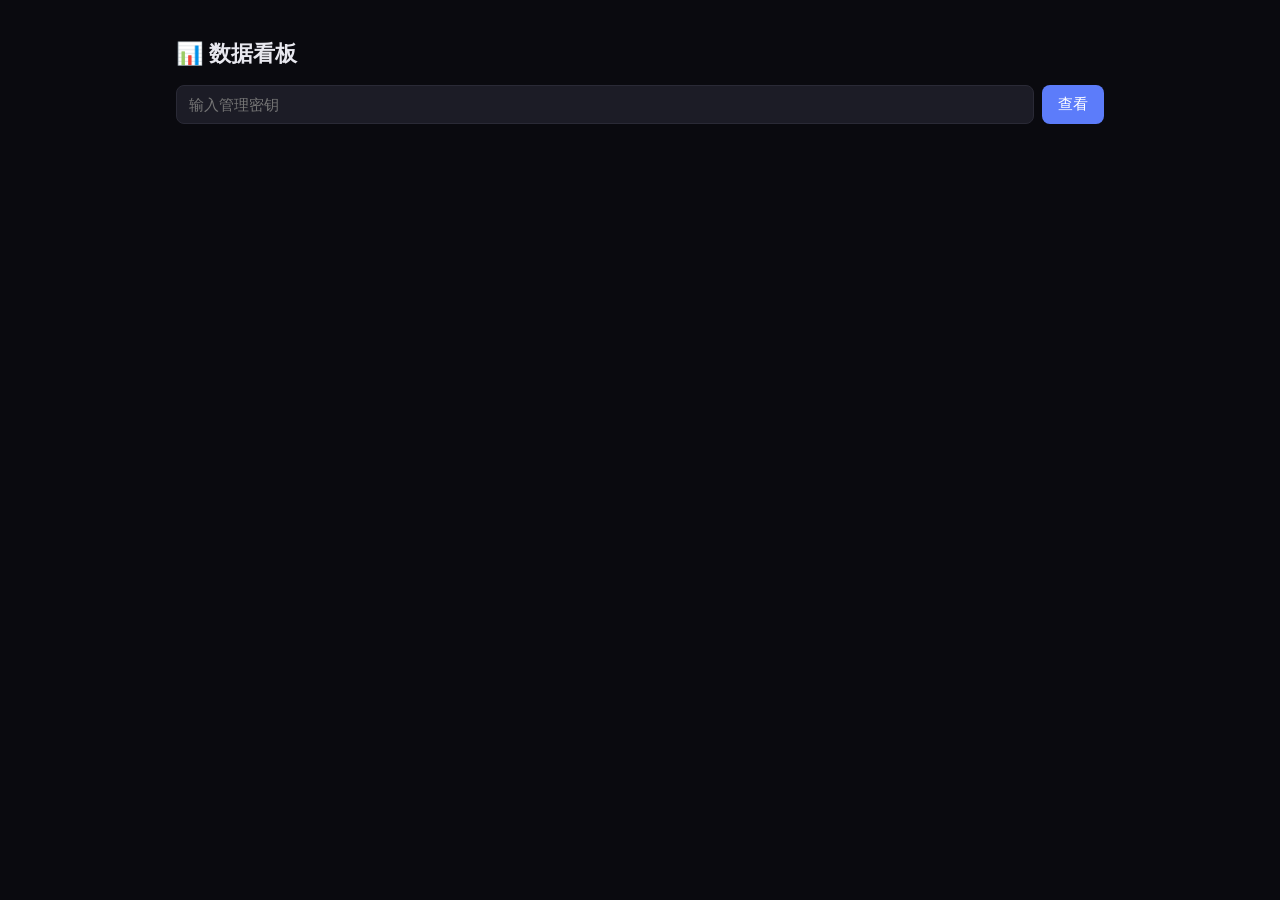
<file: studyabroad/admin.html>
<!DOCTYPE html>
<html lang="zh-CN">
<head>
  <meta charset="UTF-8" />
  <meta name="viewport" content="width=device-width, initial-scale=1.0" />
  <meta name="robots" content="noindex, nofollow" />
  <title>数据看板 · 出国读研选校匹配</title>
  <style>
    :root { --bg:#0a0a0f; --card:#15151d; --card2:#1c1c26; --border:#2a2a36; --text:#e8e8ef; --muted:#8b8b99; --primary:#5c7cfa; --green:#3ddc84; }
    * { box-sizing: border-box; }
    body { margin:0; background:var(--bg); color:var(--text); font-family:-apple-system,BlinkMacSystemFont,"PingFang SC","Microsoft YaHei",sans-serif; }
    .wrap { max-width:960px; margin:0 auto; padding:24px 16px 60px; }
    h1 { font-size:22px; }
    h2 { font-size:16px; margin:26px 0 10px; color:var(--muted); }
    .gate { display:flex; gap:8px; margin:16px 0; }
    input { padding:10px 12px; border:1px solid var(--border); border-radius:8px; background:var(--card2); color:var(--text); font-size:15px; flex:1; }
    button { padding:10px 16px; border:none; border-radius:8px; background:var(--primary); color:#fff; font-size:15px; cursor:pointer; }
    .cards { display:grid; grid-template-columns:repeat(auto-fit,minmax(140px,1fr)); gap:12px; }
    .kpi { background:var(--card); border:1px solid var(--border); border-radius:12px; padding:16px; }
    .kpi .n { font-size:28px; font-weight:700; color:var(--green); }
    .kpi .l { font-size:13px; color:var(--muted); margin-top:4px; }
    table { width:100%; border-collapse:collapse; background:var(--card); border:1px solid var(--border); border-radius:12px; overflow:hidden; }
    th,td { text-align:left; padding:9px 12px; border-bottom:1px solid var(--border); font-size:14px; }
    th { color:var(--muted); font-weight:600; }
    tr:last-child td { border-bottom:none; }
    .bar { height:8px; background:var(--primary); border-radius:4px; }
    .msg { color:var(--muted); margin:12px 0; }
    .fb { background:var(--card); border:1px solid var(--border); border-radius:10px; padding:12px 14px; margin-bottom:10px; }
    .fb .meta { font-size:12px; color:var(--muted); margin-bottom:6px; }
    .tag { display:inline-block; background:var(--card2); border:1px solid var(--border); border-radius:6px; padding:1px 8px; font-size:12px; margin-right:6px; }
  </style>
</head>
<body>
  <div class="wrap">
    <h1>📊 数据看板</h1>
    <div class="gate">
      <input id="key" type="password" placeholder="输入管理密钥" />
      <button onclick="load()">查看</button>
    </div>
    <div id="out"></div>
  </div>
  <script>
    function esc(s){return (s||'').replace(/[<>&]/g,c=>({'<':'&lt;','>':'&gt;','&':'&amp;'}[c]));}
    async function load(){
      const key=document.getElementById('key').value.trim();
      const out=document.getElementById('out');
      if(!key){out.innerHTML='<p class="msg">请输入密钥</p>';return;}
      out.innerHTML='<p class="msg">加载中…</p>';
      try{
        const r=await fetch('/api/admin/stats?key='+encodeURIComponent(key));
        if(!r.ok){out.innerHTML='<p class="msg">密钥错误或无权访问</p>';return;}
        const d=await r.json();
        localStorage.setItem('adminKey',key);
        render(d);
      }catch(e){out.innerHTML='<p class="msg">加载失败：'+esc(e.message)+'</p>';}
    }
    function tbl(rows,cols){
      if(!rows.length)return '<p class="msg">暂无数据</p>';
      const max=Math.max(...rows.map(r=>r.count||r.events||0),1);
      let h='<table><tr>'+cols.map(c=>'<th>'+c[0]+'</th>').join('')+'</tr>';
      for(const r of rows){
        h+='<tr>'+cols.map(c=>'<td>'+c[1](r,max)+'</td>').join('')+'</tr>';
      }
      return h+'</table>';
    }
    function render(d){
      let h='';
      h+='<div class="cards">';
      h+='<div class="kpi"><div class="n">'+d.sessions+'</div><div class="l">独立访客(会话)</div></div>';
      h+='<div class="kpi"><div class="n">'+d.events_total+'</div><div class="l">事件总数</div></div>';
      const runs=(d.by_name.find(x=>x.name==='run_match')||{}).count||0;
      h+='<div class="kpi"><div class="n">'+runs+'</div><div class="l">执行匹配次数</div></div>';
      h+='<div class="kpi"><div class="n">'+d.feedback.length+'</div><div class="l">用户反馈</div></div>';
      h+='</div>';

      h+='<h2>每日活跃（近30天）</h2>';
      h+=tbl(d.by_day,[['日期',r=>r.date],['访客',(r,m)=>r.users],['事件',(r,m)=>'<div style="display:flex;align-items:center;gap:8px"><div class="bar" style="width:'+Math.round(r.events/m*120)+'px"></div>'+r.events+'</div>']]);

      h+='<h2>事件分布</h2>';
      h+=tbl(d.by_name,[['事件',r=>r.name],['次数',(r,m)=>'<div style="display:flex;align-items:center;gap:8px"><div class="bar" style="width:'+Math.round(r.count/m*120)+'px"></div>'+r.count+'</div>']]);

      h+='<h2>热门搜索（院校/国家/专业）</h2>';
      h+=tbl(d.top_searches,[['关键词',r=>esc(r.q)],['次数',(r,m)=>r.count]]);

      h+='<h2>⚠️ 搜了但无结果（需补数据/功能）</h2>';
      h+=tbl(d.no_result_searches,[['关键词',r=>esc(r.q)],['次数',(r,m)=>r.count]]);

      h+='<h2>用户反馈</h2>';
      if(!d.feedback.length){h+='<p class="msg">暂无反馈</p>';}
      else{for(const f of d.feedback){
        h+='<div class="fb"><div class="meta">#'+f.id+' · '+f.at+(f.category?' · <span class="tag">'+esc(f.category)+'</span>':'')+(f.contact?' · 联系：'+esc(f.contact):'')+'</div>'+esc(f.message)+'</div>';
      }}
      document.getElementById('out').innerHTML=h;
    }
    const saved=localStorage.getItem('adminKey');
    if(saved){document.getElementById('key').value=saved;load();}
  </script>
</body>
</html>
</file>
